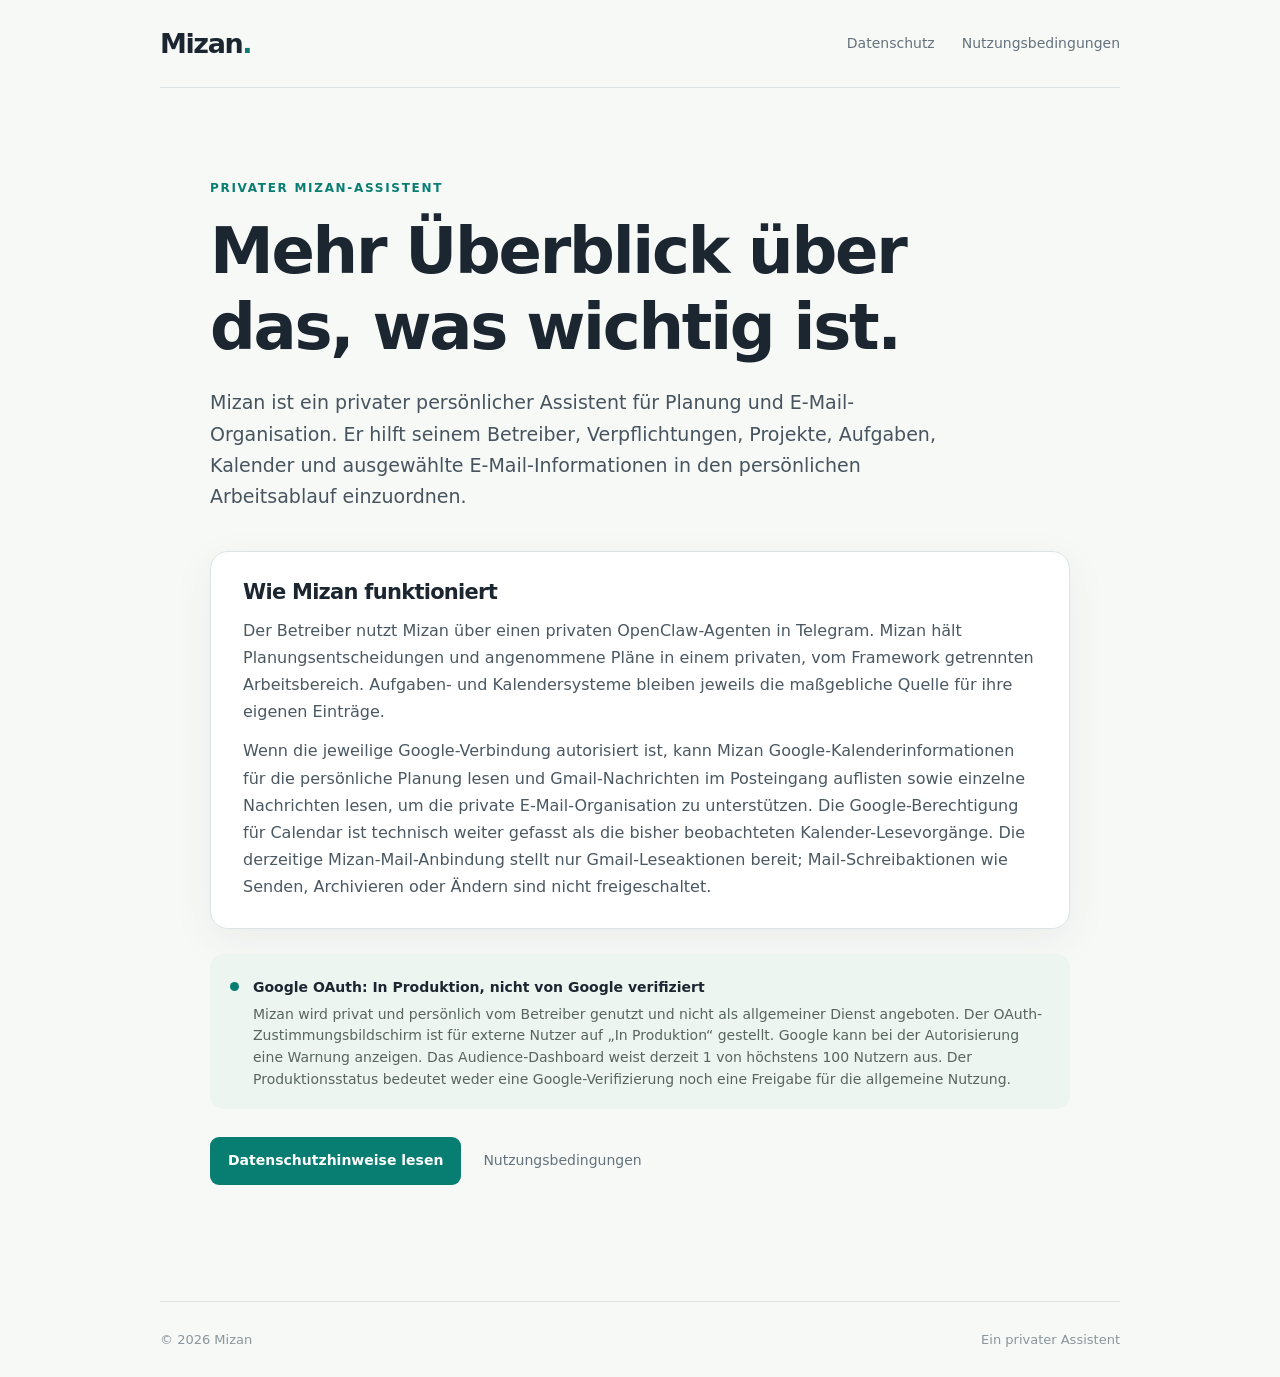
<file: index.html>
<!doctype html>
<html lang="de">
<head>
  <meta charset="utf-8">
  <meta name="viewport" content="width=device-width, initial-scale=1">
  <meta name="description" content="Mizan ist ein privater Planungsassistent für persönliche Projekte, Aufgaben und Kalender." />
  <title>Mizan – persönlicher Planungsassistent</title>
  <link rel="stylesheet" href="./styles.css">
</head>
<body>
  <header class="wrap">
    <a class="brand" href="./" aria-label="Mizan Startseite">Mizan<span>.</span></a>
    <nav aria-label="Hauptnavigation"><a href="./privacy.html">Datenschutz</a><a href="./terms.html">Nutzungsbedingungen</a></nav>
  </header>
  <main class="wrap hero">
    <p class="eyebrow">Privater Mizan-Assistent</p>
    <h1>Mehr Überblick über das, was wichtig ist.</h1>
    <p class="intro">Mizan ist ein privater persönlicher Assistent für Planung und E-Mail-Organisation. Er hilft seinem Betreiber, Verpflichtungen, Projekte, Aufgaben, Kalender und ausgewählte E-Mail-Informationen in den persönlichen Arbeitsablauf einzuordnen.</p>
    <section class="panel">
      <h2>Wie Mizan funktioniert</h2>
      <p>Der Betreiber nutzt Mizan über einen privaten OpenClaw-Agenten in Telegram. Mizan hält Planungsentscheidungen und angenommene Pläne in einem privaten, vom Framework getrennten Arbeitsbereich. Aufgaben- und Kalendersysteme bleiben jeweils die maßgebliche Quelle für ihre eigenen Einträge.</p>
      <p>Wenn die jeweilige Google-Verbindung autorisiert ist, kann Mizan Google-Kalenderinformationen für die persönliche Planung lesen und Gmail-Nachrichten im Posteingang auflisten sowie einzelne Nachrichten lesen, um die private E-Mail-Organisation zu unterstützen. Die Google-Berechtigung für Calendar ist technisch weiter gefasst als die bisher beobachteten Kalender-Lesevorgänge. Die derzeitige Mizan-Mail-Anbindung stellt nur Gmail-Leseaktionen bereit; Mail-Schreibaktionen wie Senden, Archivieren oder Ändern sind nicht freigeschaltet.</p>
    </section>
    <section class="status" aria-label="Google OAuth Status"><span class="dot"></span><div><strong>Google OAuth: In Produktion, nicht von Google verifiziert</strong><p>Mizan wird privat und persönlich vom Betreiber genutzt und nicht als allgemeiner Dienst angeboten. Der OAuth-Zustimmungsbildschirm ist für externe Nutzer auf „In Produktion“ gestellt. Google kann bei der Autorisierung eine Warnung anzeigen. Das Audience-Dashboard weist derzeit 1 von höchstens 100 Nutzern aus. Der Produktionsstatus bedeutet weder eine Google-Verifizierung noch eine Freigabe für die allgemeine Nutzung.</p></div></section>
    <p class="links"><a class="button" href="./privacy.html">Datenschutzhinweise lesen</a><a class="text-link" href="./terms.html">Nutzungsbedingungen</a></p>
  </main>
  <footer class="wrap"><span>© 2026 Mizan</span><span>Ein privater Assistent</span></footer>
</body>
</html>
</file>
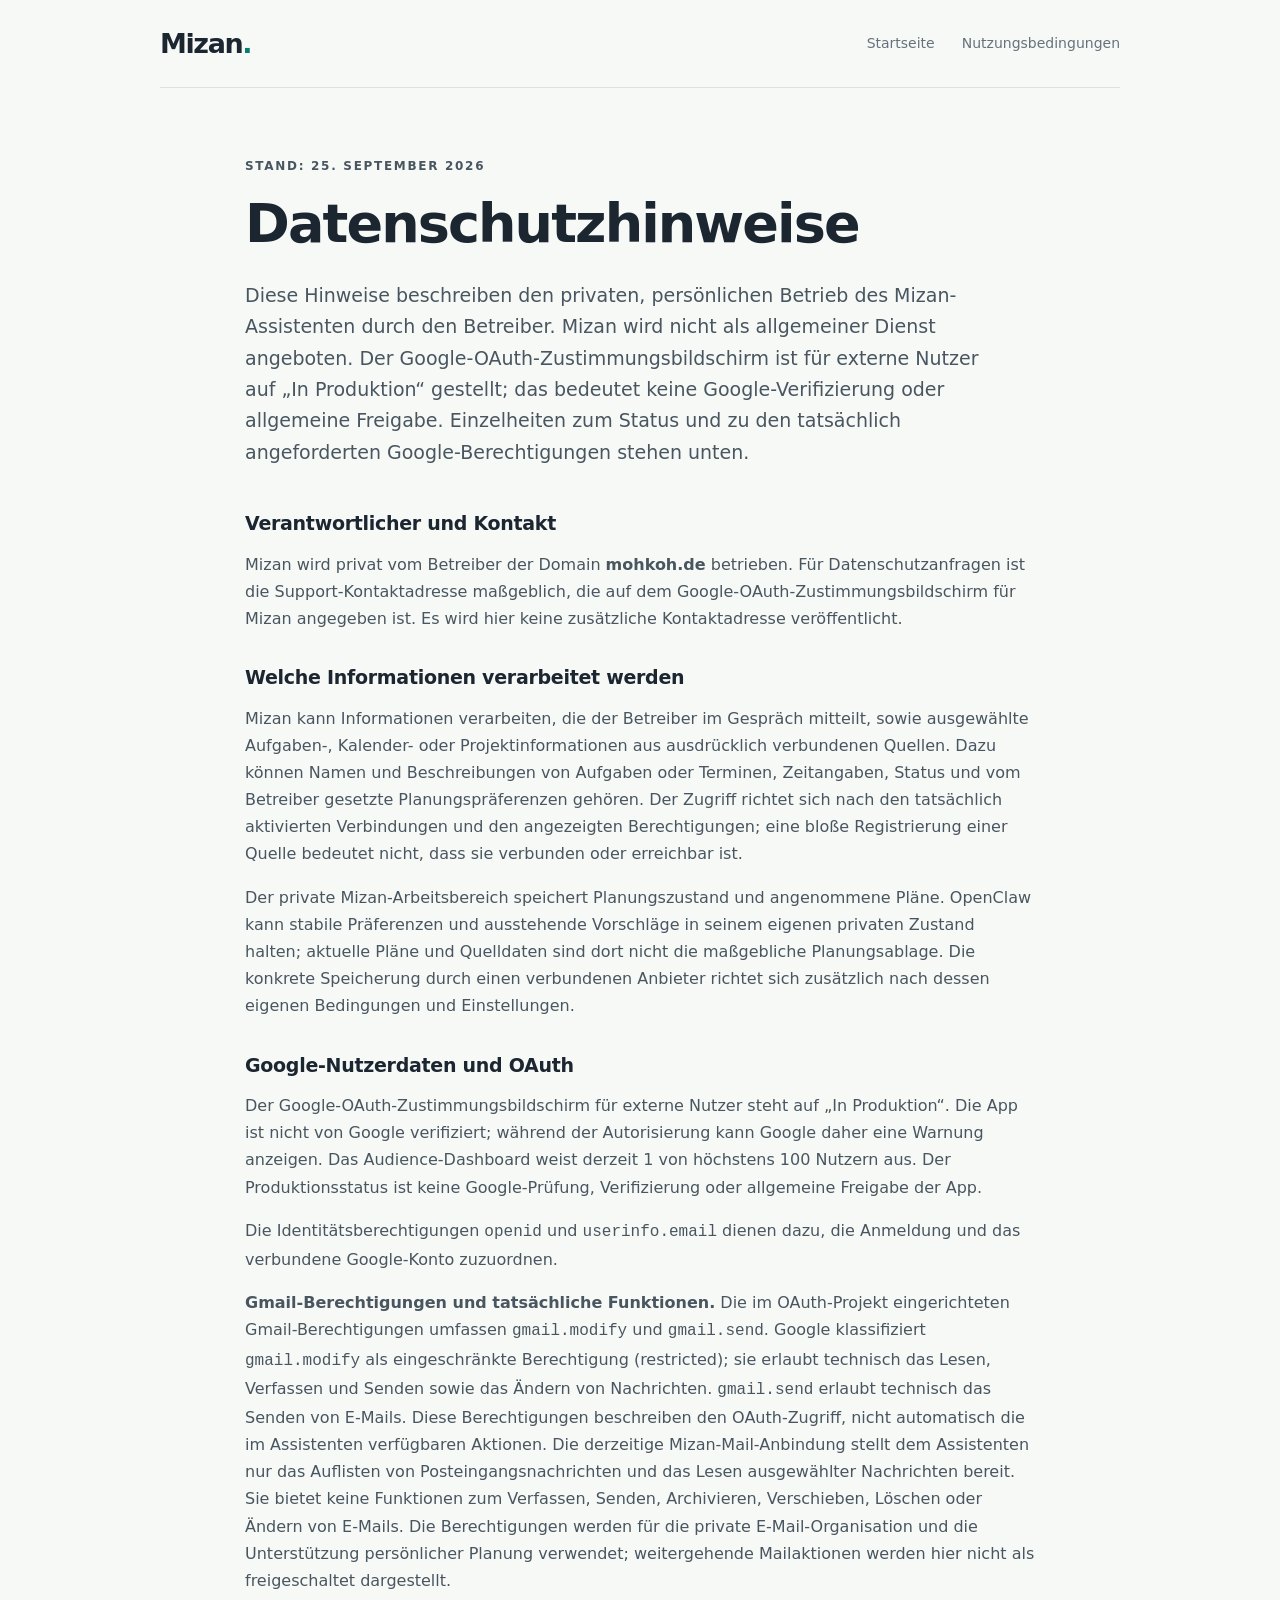
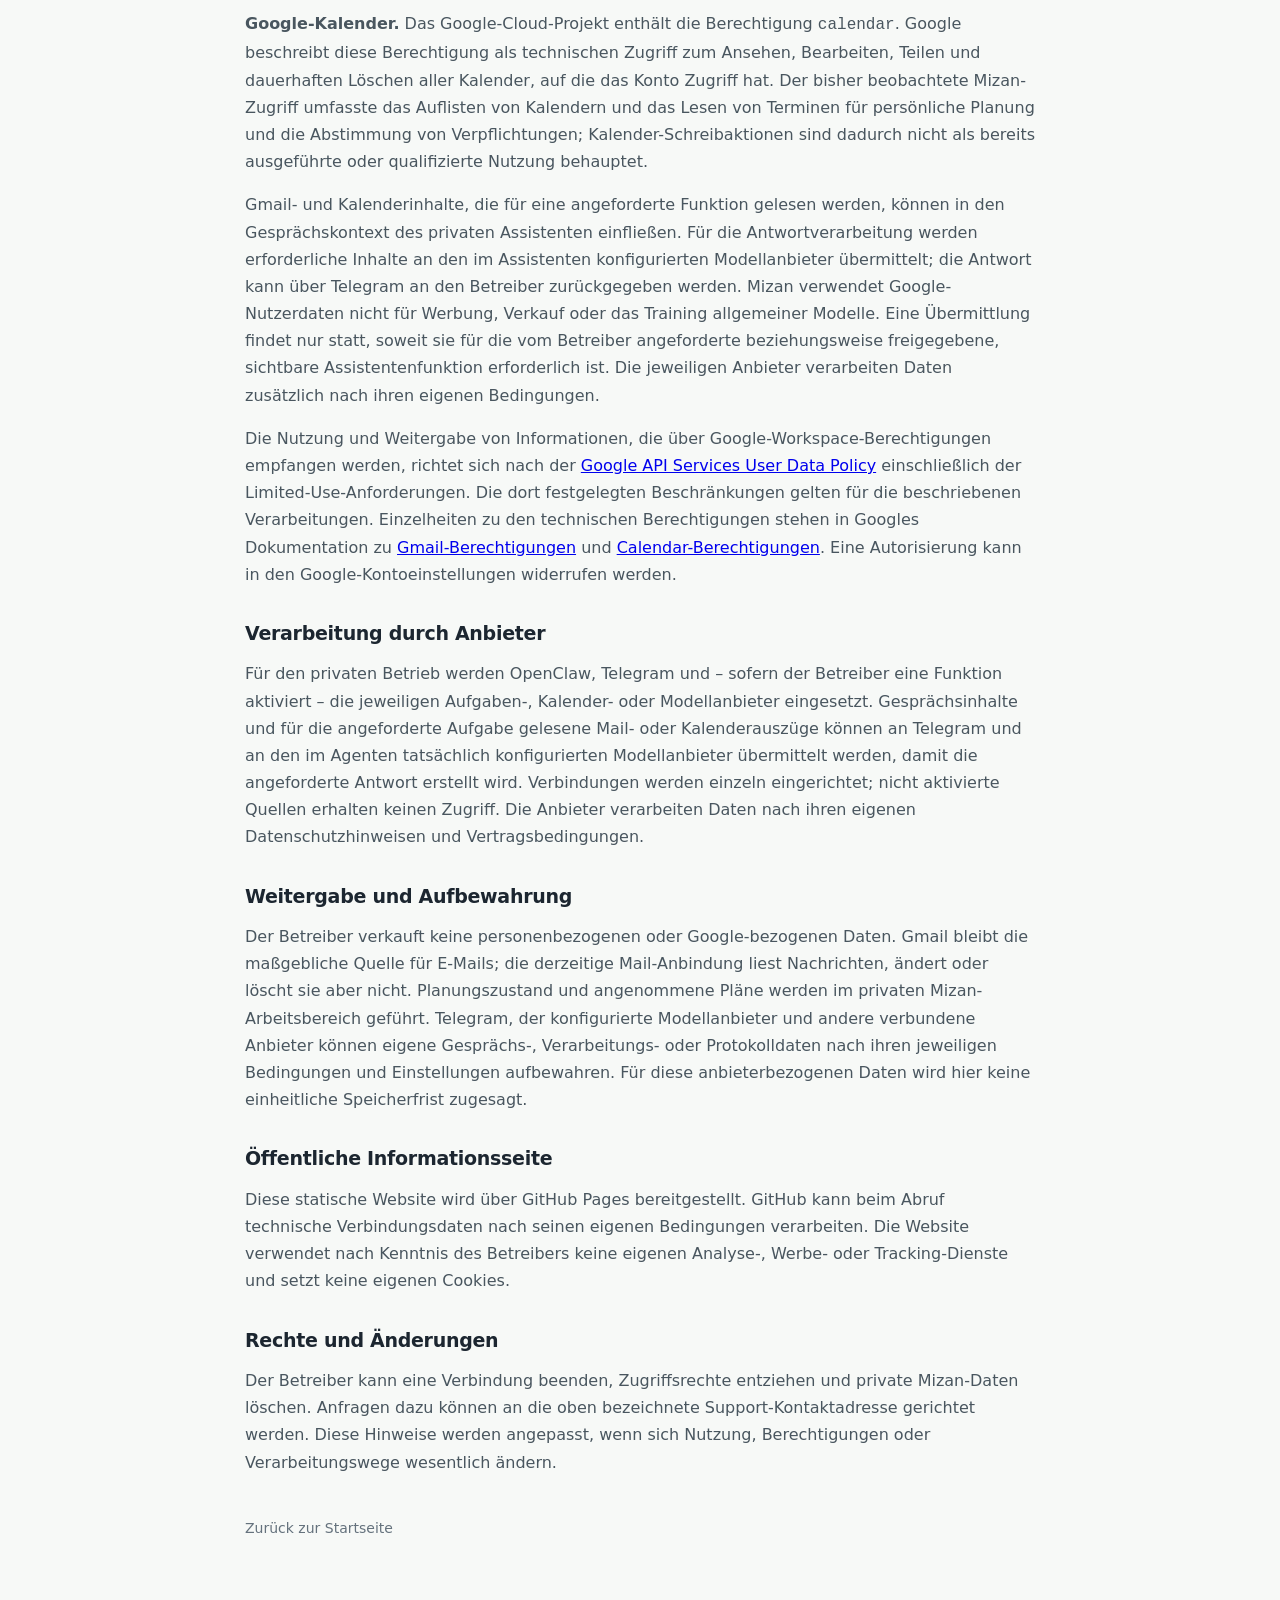
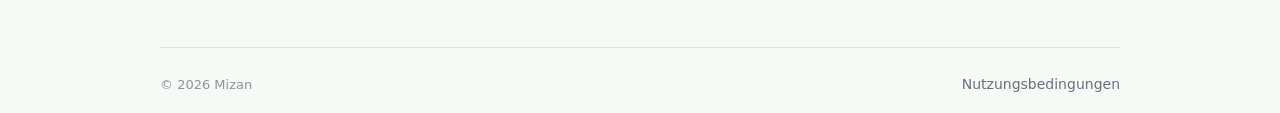
<file: privacy.html>
<!doctype html>
<html lang="de">
<head>
  <meta charset="utf-8">
  <meta name="viewport" content="width=device-width, initial-scale=1">
  <meta name="description" content="Datenschutzhinweise zum privaten Mizan-Assistenten." />
  <title>Datenschutzhinweise – Mizan</title>
  <link rel="stylesheet" href="./styles.css">
</head>
<body>
  <header class="wrap"><a class="brand" href="./">Mizan<span>.</span></a><nav aria-label="Hauptnavigation"><a href="./">Startseite</a><a href="./terms.html">Nutzungsbedingungen</a></nav></header>
  <main class="wrap document">
    <p class="eyebrow">Stand: 25. September 2026</p>
    <h1>Datenschutzhinweise</h1>
    <p class="intro">Diese Hinweise beschreiben den privaten, persönlichen Betrieb des Mizan-Assistenten durch den Betreiber. Mizan wird nicht als allgemeiner Dienst angeboten. Der Google-OAuth-Zustimmungsbildschirm ist für externe Nutzer auf „In Produktion“ gestellt; das bedeutet keine Google-Verifizierung oder allgemeine Freigabe. Einzelheiten zum Status und zu den tatsächlich angeforderten Google-Berechtigungen stehen unten.</p>
    <h2>Verantwortlicher und Kontakt</h2>
    <p>Mizan wird privat vom Betreiber der Domain <strong>mohkoh.de</strong> betrieben. Für Datenschutzanfragen ist die Support-Kontaktadresse maßgeblich, die auf dem Google-OAuth-Zustimmungsbildschirm für Mizan angegeben ist. Es wird hier keine zusätzliche Kontaktadresse veröffentlicht.</p>
    <h2>Welche Informationen verarbeitet werden</h2>
    <p>Mizan kann Informationen verarbeiten, die der Betreiber im Gespräch mitteilt, sowie ausgewählte Aufgaben-, Kalender- oder Projektinformationen aus ausdrücklich verbundenen Quellen. Dazu können Namen und Beschreibungen von Aufgaben oder Terminen, Zeitangaben, Status und vom Betreiber gesetzte Planungspräferenzen gehören. Der Zugriff richtet sich nach den tatsächlich aktivierten Verbindungen und den angezeigten Berechtigungen; eine bloße Registrierung einer Quelle bedeutet nicht, dass sie verbunden oder erreichbar ist.</p>
    <p>Der private Mizan-Arbeitsbereich speichert Planungszustand und angenommene Pläne. OpenClaw kann stabile Präferenzen und ausstehende Vorschläge in seinem eigenen privaten Zustand halten; aktuelle Pläne und Quelldaten sind dort nicht die maßgebliche Planungsablage. Die konkrete Speicherung durch einen verbundenen Anbieter richtet sich zusätzlich nach dessen eigenen Bedingungen und Einstellungen.</p>
    <h2>Google-Nutzerdaten und OAuth</h2>
    <p>Der Google-OAuth-Zustimmungsbildschirm für externe Nutzer steht auf „In Produktion“. Die App ist nicht von Google verifiziert; während der Autorisierung kann Google daher eine Warnung anzeigen. Das Audience-Dashboard weist derzeit 1 von höchstens 100 Nutzern aus. Der Produktionsstatus ist keine Google-Prüfung, Verifizierung oder allgemeine Freigabe der App.</p>
    <p>Die Identitätsberechtigungen <code>openid</code> und <code>userinfo.email</code> dienen dazu, die Anmeldung und das verbundene Google-Konto zuzuordnen.</p>
    <p><strong>Gmail-Berechtigungen und tatsächliche Funktionen.</strong> Die im OAuth-Projekt eingerichteten Gmail-Berechtigungen umfassen <code>gmail.modify</code> und <code>gmail.send</code>. Google klassifiziert <code>gmail.modify</code> als eingeschränkte Berechtigung (restricted); sie erlaubt technisch das Lesen, Verfassen und Senden sowie das Ändern von Nachrichten. <code>gmail.send</code> erlaubt technisch das Senden von E-Mails. Diese Berechtigungen beschreiben den OAuth-Zugriff, nicht automatisch die im Assistenten verfügbaren Aktionen. Die derzeitige Mizan-Mail-Anbindung stellt dem Assistenten nur das Auflisten von Posteingangsnachrichten und das Lesen ausgewählter Nachrichten bereit. Sie bietet keine Funktionen zum Verfassen, Senden, Archivieren, Verschieben, Löschen oder Ändern von E-Mails. Die Berechtigungen werden für die private E-Mail-Organisation und die Unterstützung persönlicher Planung verwendet; weitergehende Mailaktionen werden hier nicht als freigeschaltet dargestellt.</p>
    <p><strong>Google-Kalender.</strong> Das Google-Cloud-Projekt enthält die Berechtigung <code>calendar</code>. Google beschreibt diese Berechtigung als technischen Zugriff zum Ansehen, Bearbeiten, Teilen und dauerhaften Löschen aller Kalender, auf die das Konto Zugriff hat. Der bisher beobachtete Mizan-Zugriff umfasste das Auflisten von Kalendern und das Lesen von Terminen für persönliche Planung und die Abstimmung von Verpflichtungen; Kalender-Schreibaktionen sind dadurch nicht als bereits ausgeführte oder qualifizierte Nutzung behauptet.</p>
    <p>Gmail- und Kalenderinhalte, die für eine angeforderte Funktion gelesen werden, können in den Gesprächskontext des privaten Assistenten einfließen. Für die Antwortverarbeitung werden erforderliche Inhalte an den im Assistenten konfigurierten Modellanbieter übermittelt; die Antwort kann über Telegram an den Betreiber zurückgegeben werden. Mizan verwendet Google-Nutzerdaten nicht für Werbung, Verkauf oder das Training allgemeiner Modelle. Eine Übermittlung findet nur statt, soweit sie für die vom Betreiber angeforderte beziehungsweise freigegebene, sichtbare Assistentenfunktion erforderlich ist. Die jeweiligen Anbieter verarbeiten Daten zusätzlich nach ihren eigenen Bedingungen.</p>
    <p>Die Nutzung und Weitergabe von Informationen, die über Google-Workspace-Berechtigungen empfangen werden, richtet sich nach der <a href="https://developers.google.com/terms/api-services-user-data-policy">Google API Services User Data Policy</a> einschließlich der Limited-Use-Anforderungen. Die dort festgelegten Beschränkungen gelten für die beschriebenen Verarbeitungen. Einzelheiten zu den technischen Berechtigungen stehen in Googles Dokumentation zu <a href="https://developers.google.com/workspace/gmail/api/auth/scopes">Gmail-Berechtigungen</a> und <a href="https://developers.google.com/workspace/calendar/api/auth">Calendar-Berechtigungen</a>. Eine Autorisierung kann in den Google-Kontoeinstellungen widerrufen werden.</p>
    <h2>Verarbeitung durch Anbieter</h2>
    <p>Für den privaten Betrieb werden OpenClaw, Telegram und – sofern der Betreiber eine Funktion aktiviert – die jeweiligen Aufgaben-, Kalender- oder Modellanbieter eingesetzt. Gesprächsinhalte und für die angeforderte Aufgabe gelesene Mail- oder Kalenderauszüge können an Telegram und an den im Agenten tatsächlich konfigurierten Modellanbieter übermittelt werden, damit die angeforderte Antwort erstellt wird. Verbindungen werden einzeln eingerichtet; nicht aktivierte Quellen erhalten keinen Zugriff. Die Anbieter verarbeiten Daten nach ihren eigenen Datenschutzhinweisen und Vertragsbedingungen.</p>
    <h2>Weitergabe und Aufbewahrung</h2>
    <p>Der Betreiber verkauft keine personenbezogenen oder Google-bezogenen Daten. Gmail bleibt die maßgebliche Quelle für E-Mails; die derzeitige Mail-Anbindung liest Nachrichten, ändert oder löscht sie aber nicht. Planungszustand und angenommene Pläne werden im privaten Mizan-Arbeitsbereich geführt. Telegram, der konfigurierte Modellanbieter und andere verbundene Anbieter können eigene Gesprächs-, Verarbeitungs- oder Protokolldaten nach ihren jeweiligen Bedingungen und Einstellungen aufbewahren. Für diese anbieterbezogenen Daten wird hier keine einheitliche Speicherfrist zugesagt.</p>
    <h2>Öffentliche Informationsseite</h2>
    <p>Diese statische Website wird über GitHub Pages bereitgestellt. GitHub kann beim Abruf technische Verbindungsdaten nach seinen eigenen Bedingungen verarbeiten. Die Website verwendet nach Kenntnis des Betreibers keine eigenen Analyse-, Werbe- oder Tracking-Dienste und setzt keine eigenen Cookies.</p>
    <h2>Rechte und Änderungen</h2>
    <p>Der Betreiber kann eine Verbindung beenden, Zugriffsrechte entziehen und private Mizan-Daten löschen. Anfragen dazu können an die oben bezeichnete Support-Kontaktadresse gerichtet werden. Diese Hinweise werden angepasst, wenn sich Nutzung, Berechtigungen oder Verarbeitungswege wesentlich ändern.</p>
    <p class="back"><a href="./">Zurück zur Startseite</a></p>
  </main>
  <footer class="wrap"><span>© 2026 Mizan</span><span><a href="./terms.html">Nutzungsbedingungen</a></span></footer>
</body>
</html>
</file>
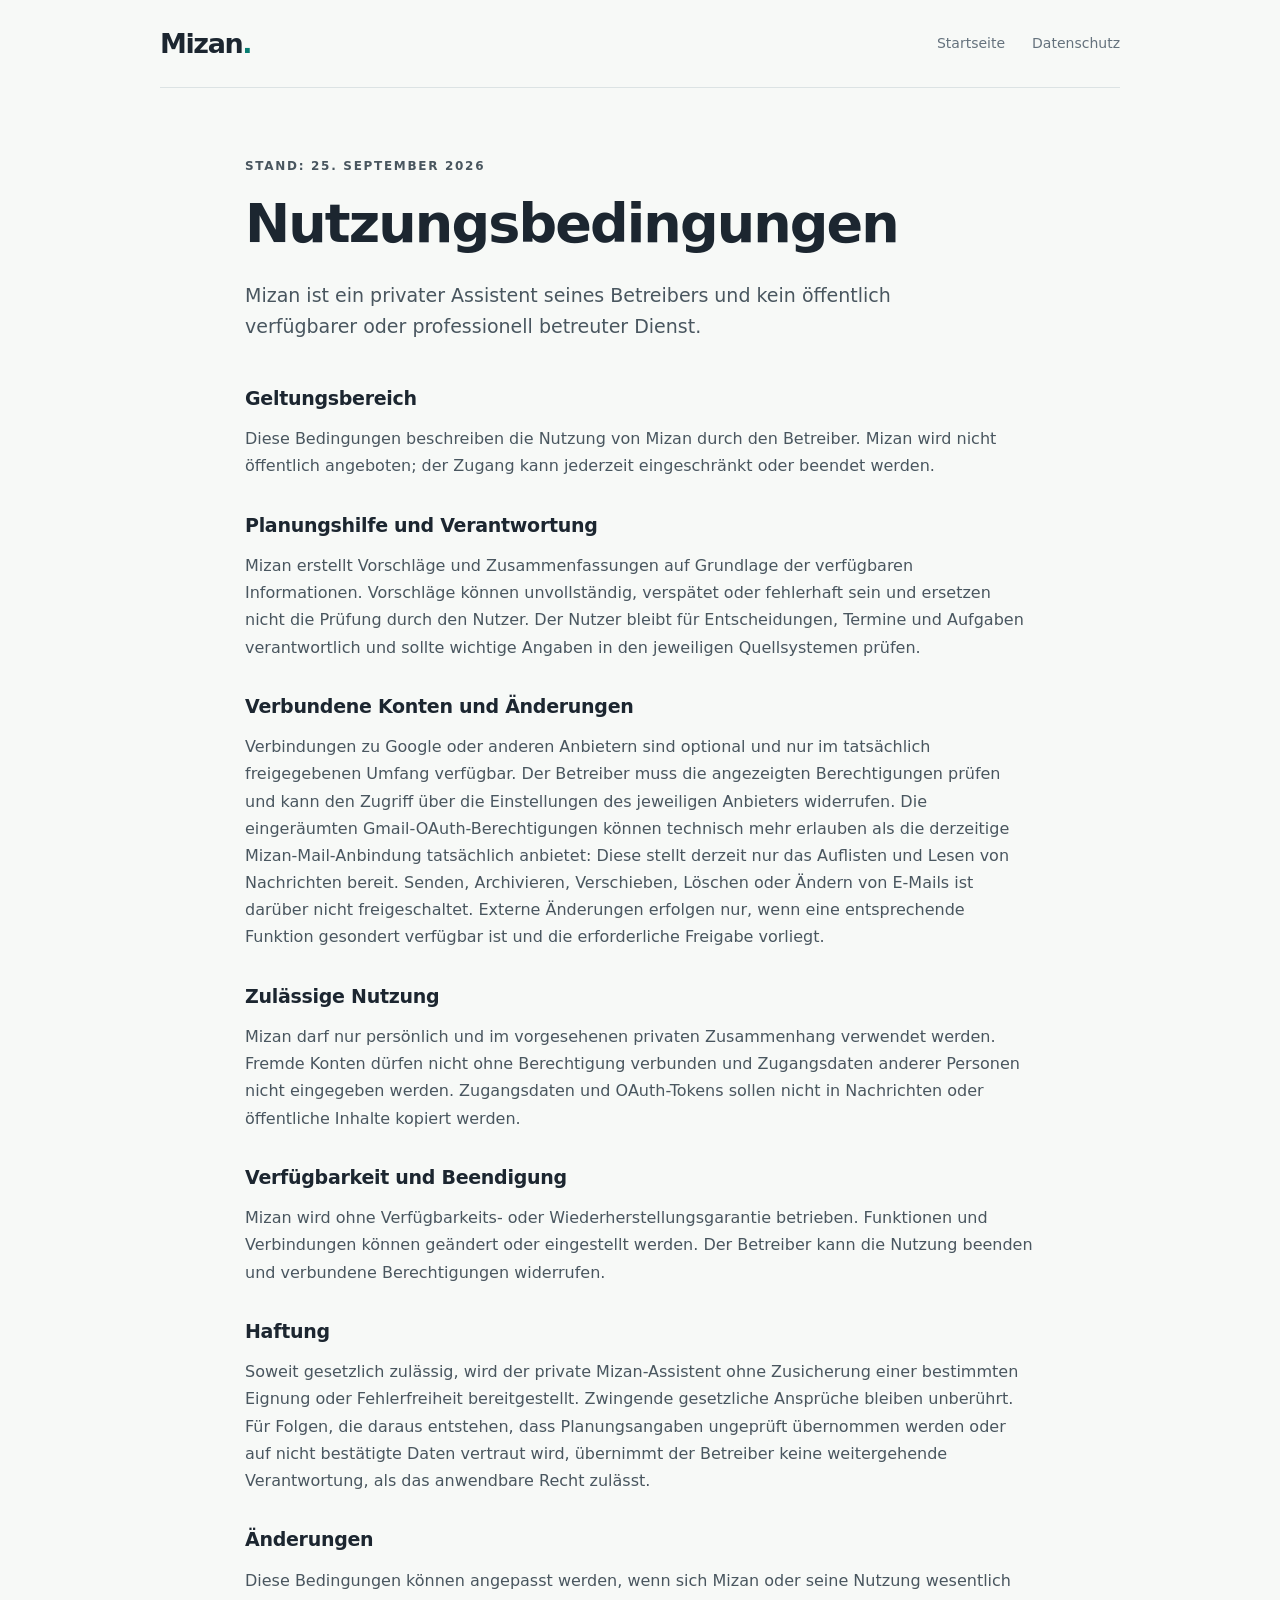
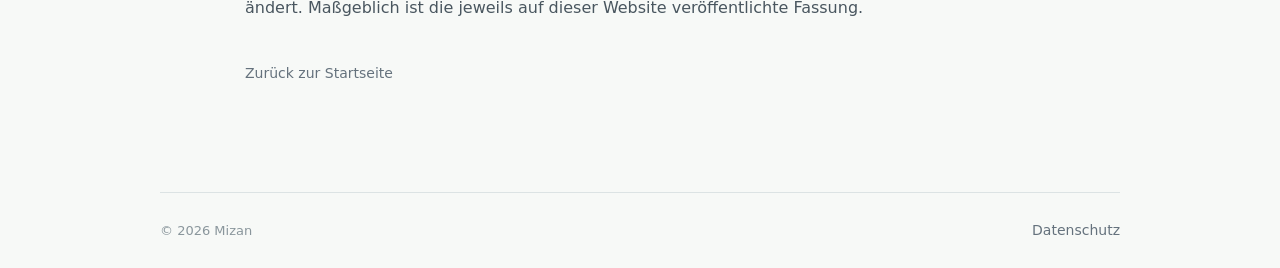
<file: terms.html>
<!doctype html>
<html lang="de">
<head>
  <meta charset="utf-8">
  <meta name="viewport" content="width=device-width, initial-scale=1">
  <meta name="description" content="Nutzungsbedingungen zum privaten Mizan-Assistenten." />
  <title>Nutzungsbedingungen – Mizan</title>
  <link rel="stylesheet" href="./styles.css">
</head>
<body>
  <header class="wrap"><a class="brand" href="./">Mizan<span>.</span></a><nav aria-label="Hauptnavigation"><a href="./">Startseite</a><a href="./privacy.html">Datenschutz</a></nav></header>
  <main class="wrap document">
    <p class="eyebrow">Stand: 25. September 2026</p>
    <h1>Nutzungsbedingungen</h1>
    <p class="intro">Mizan ist ein privater Assistent seines Betreibers und kein öffentlich verfügbarer oder professionell betreuter Dienst.</p>
    <h2>Geltungsbereich</h2>
    <p>Diese Bedingungen beschreiben die Nutzung von Mizan durch den Betreiber. Mizan wird nicht öffentlich angeboten; der Zugang kann jederzeit eingeschränkt oder beendet werden.</p>
    <h2>Planungshilfe und Verantwortung</h2>
    <p>Mizan erstellt Vorschläge und Zusammenfassungen auf Grundlage der verfügbaren Informationen. Vorschläge können unvollständig, verspätet oder fehlerhaft sein und ersetzen nicht die Prüfung durch den Nutzer. Der Nutzer bleibt für Entscheidungen, Termine und Aufgaben verantwortlich und sollte wichtige Angaben in den jeweiligen Quellsystemen prüfen.</p>
    <h2>Verbundene Konten und Änderungen</h2>
    <p>Verbindungen zu Google oder anderen Anbietern sind optional und nur im tatsächlich freigegebenen Umfang verfügbar. Der Betreiber muss die angezeigten Berechtigungen prüfen und kann den Zugriff über die Einstellungen des jeweiligen Anbieters widerrufen. Die eingeräumten Gmail-OAuth-Berechtigungen können technisch mehr erlauben als die derzeitige Mizan-Mail-Anbindung tatsächlich anbietet: Diese stellt derzeit nur das Auflisten und Lesen von Nachrichten bereit. Senden, Archivieren, Verschieben, Löschen oder Ändern von E-Mails ist darüber nicht freigeschaltet. Externe Änderungen erfolgen nur, wenn eine entsprechende Funktion gesondert verfügbar ist und die erforderliche Freigabe vorliegt.</p>
    <h2>Zulässige Nutzung</h2>
    <p>Mizan darf nur persönlich und im vorgesehenen privaten Zusammenhang verwendet werden. Fremde Konten dürfen nicht ohne Berechtigung verbunden und Zugangsdaten anderer Personen nicht eingegeben werden. Zugangsdaten und OAuth-Tokens sollen nicht in Nachrichten oder öffentliche Inhalte kopiert werden.</p>
    <h2>Verfügbarkeit und Beendigung</h2>
    <p>Mizan wird ohne Verfügbarkeits- oder Wiederherstellungsgarantie betrieben. Funktionen und Verbindungen können geändert oder eingestellt werden. Der Betreiber kann die Nutzung beenden und verbundene Berechtigungen widerrufen.</p>
    <h2>Haftung</h2>
    <p>Soweit gesetzlich zulässig, wird der private Mizan-Assistent ohne Zusicherung einer bestimmten Eignung oder Fehlerfreiheit bereitgestellt. Zwingende gesetzliche Ansprüche bleiben unberührt. Für Folgen, die daraus entstehen, dass Planungsangaben ungeprüft übernommen werden oder auf nicht bestätigte Daten vertraut wird, übernimmt der Betreiber keine weitergehende Verantwortung, als das anwendbare Recht zulässt.</p>
    <h2>Änderungen</h2>
    <p>Diese Bedingungen können angepasst werden, wenn sich Mizan oder seine Nutzung wesentlich ändert. Maßgeblich ist die jeweils auf dieser Website veröffentlichte Fassung.</p>
    <p class="back"><a href="./">Zurück zur Startseite</a></p>
  </main>
  <footer class="wrap"><span>© 2026 Mizan</span><span><a href="./privacy.html">Datenschutz</a></span></footer>
</body>
</html>
</file>
<file: styles.css>
:root { color-scheme: light; --ink:#1c2630; --muted:#65727d; --line:#dce3e4; --accent:#087e72; --paper:#f7f9f7; --white:#fff; }
* { box-sizing:border-box; }
html { background:var(--paper); }
body { margin:0; color:var(--ink); font:16px/1.7 system-ui,-apple-system,BlinkMacSystemFont,'Segoe UI',sans-serif; }
.wrap { width:min(100% - 48px, 960px); margin-inline:auto; }
header { min-height:88px; display:flex; align-items:center; justify-content:space-between; border-bottom:1px solid var(--line); }
.brand { color:var(--ink); font:800 27px/1 system-ui,-apple-system,sans-serif; text-decoration:none; letter-spacing:-1.4px; }
.brand span { color:var(--accent); }
nav { display:flex; gap:27px; } nav a,.text-link,footer a,.back a { color:var(--muted); text-decoration:none; font-size:14px; }
nav a:hover,.text-link:hover,footer a:hover,.back a:hover { color:var(--accent); }
.hero { padding-block:90px 100px; max-width:860px; }
.eyebrow { color:var(--accent); text-transform:uppercase; letter-spacing:1.7px; font-size:12px; font-weight:700; margin:0 0 16px; }
h1,h2 { font-family:system-ui,-apple-system,sans-serif; line-height:1.18; letter-spacing:-.035em; }
h1 { font-size:clamp(38px,7vw,64px); max-width:760px; margin:0 0 22px; }
.intro { color:#47545e; font-size:19px; line-height:1.65; max-width:740px; margin:0 0 38px; }
.panel { background:var(--white); border:1px solid var(--line); border-radius:18px; padding:28px 32px; box-shadow:0 12px 40px #203b3510; }
h2 { font-size:21px; margin:0 0 12px; } .panel p { margin:0 0 12px; color:#4b5861; } .panel p:last-child { margin-bottom:0; }
.status { display:flex; gap:14px; align-items:flex-start; margin:25px 0 28px; padding:19px 20px; background:#edf5f1; border-radius:14px; }
.dot { width:9px; height:9px; background:var(--accent); border-radius:50%; margin-top:9px; flex:none; }
.status strong { font-size:14px; } .status p { margin:3px 0 0; color:#58655f; font-size:14px; line-height:1.55; }
.links { display:flex; align-items:center; gap:22px; } .button { display:inline-block; color:#fff; background:var(--accent); padding:12px 18px; text-decoration:none; border-radius:9px; font-size:14px; font-weight:600; }
.button:hover { background:#06695f; }
.document { max-width:790px; padding-block:68px 90px; } .document h1 { font-size:clamp(38px,6vw,54px); margin-bottom:24px; } .document .intro { margin-bottom:44px; } .document h2 { margin-top:34px; margin-bottom:8px; font-size:19px; letter-spacing:-.015em; } .document p { color:#49565f; }
.back { padding-top:22px; }
footer { min-height:76px; border-top:1px solid var(--line); display:flex; align-items:center; justify-content:space-between; color:#8a969c; font-size:13px; }
@media (max-width:600px) { .wrap { width:min(100% - 32px,960px); } header { min-height:72px; } nav { gap:13px; } nav a { font-size:12px; } .hero { padding-block:62px 72px; } .panel { padding:22px; } .links { align-items:flex-start; flex-direction:column; gap:14px; } .document { padding-block:48px 65px; } }
</file>
